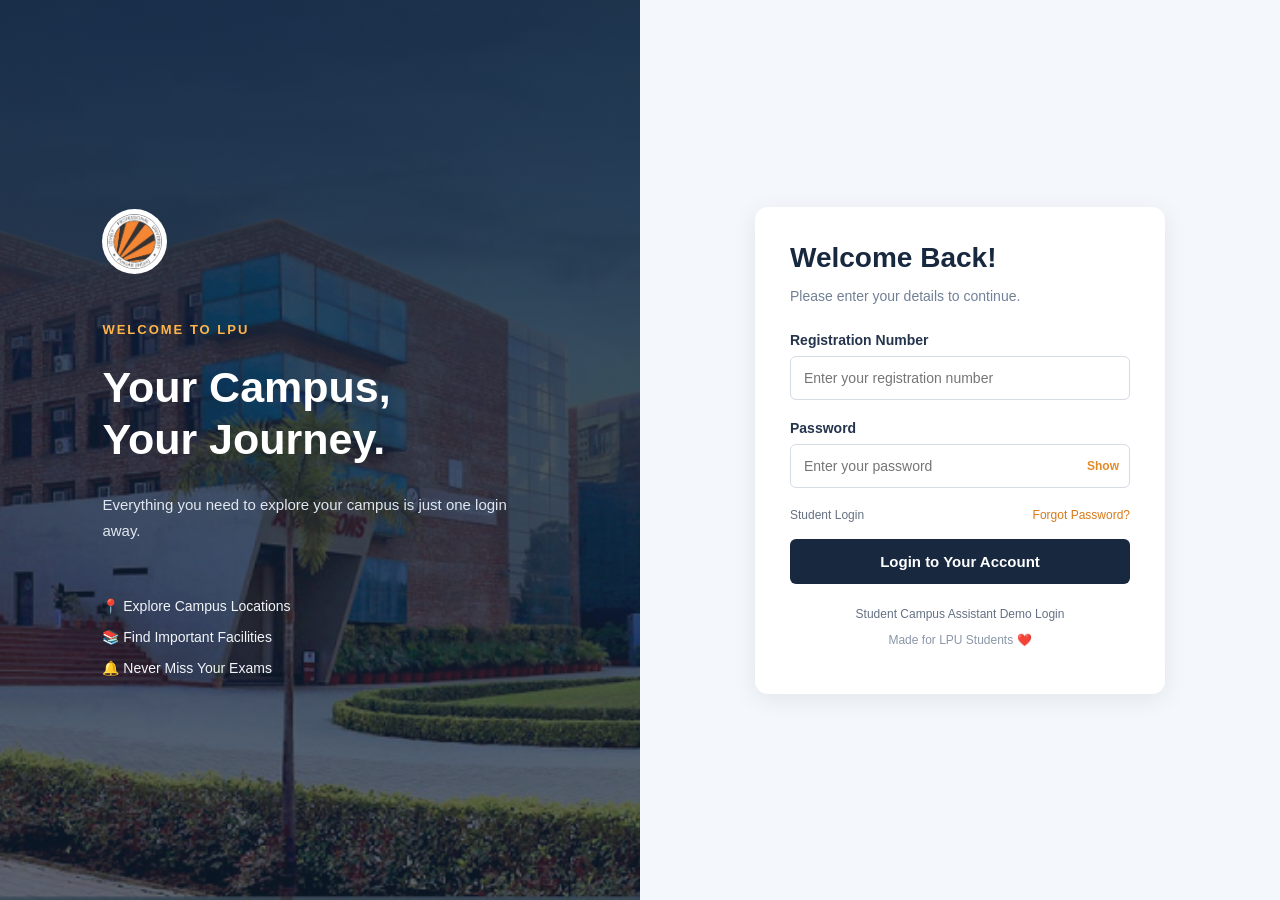
<file: LPU-Student-Campus-Assistant-main/index.html>
<!DOCTYPE html>
<html lang="en">

<head>

    <meta charset="UTF-8">

    <meta name="viewport" content="width=device-width, initial-scale=1.0">

    <title>LPU Student Login</title>
    <link rel="stylesheet" href="login.css">

</head>

<body>

    <div class="login-container">

        <!-- Left Side -->
        <div class="login-left">

            <img src="lpu-logo.jpg" alt="LPU Logo">

            <p class="welcome-text">WELCOME TO LPU</p>

            <h1>
                Your Campus,<br>
                Your Journey.
            </h1>

            <p class="description">
                Everything you need to explore your campus
                is just one login away.
            </p>

            <div class="features">

                <p>📍 Explore Campus Locations</p>

                <p>📚 Find Important Facilities</p>

                <p>🔔 Never Miss Your Exams</p>

            </div>

        </div>


        <!-- Right Side Login Form -->
        <div class="login-right">

            <div class="login-box">

                <h2>Welcome Back!</h2>

                <p class="login-subtitle">
                    Please enter your details to continue.
                </p>


                <!-- Login Form -->
                <form id="loginForm">

                    <div class="form-group">

                        <label for="registrationNumber">
                            Registration Number
                        </label>

                        <input
                            type="text"
                            id="registrationNumber"
                            placeholder="Enter your registration number"
                            maxlength="12"
                            autocomplete="username"
                            required
                        >

                    </div>


                    <div class="form-group">

                        <label for="password">
                            Password
                        </label>

                        <div class="password-box">

                            <input
                                type="password"
                                id="password"
                                placeholder="Enter your password"
                                autocomplete="current-password"
                                required
                            >

                            <button
                                type="button"
                                id="showPassword"
                                class="show-password">

                                Show

                            </button>

                        </div>

                    </div>


                    <div class="form-options">

                        <span>Student Login</span>

                        <a href="#" id="forgotPassword">
                            Forgot Password?
                        </a>

                    </div>


                    <!-- Error Message -->
                    <p id="loginMessage" class="login-message"></p>


                    <!-- Login Button -->
                    <button type="submit" class="login-button">

                        Login to Your Account

                    </button>

                </form>


                <p class="demo-note">
                    Student Campus Assistant Demo Login
                </p>

                <p class="back-note">
                    Made for LPU Students ❤️
                </p>

            </div>

        </div>

    </div>


    
    <script src="auth.js"></script>

</body>

</html>
</file>
<file: LPU-Student-Campus-Assistant-main/login.css>
/* 1. BASIC SETTINGS */

* {
    box-sizing: border-box;
}

body {
    margin: 0;
    font-family: Arial, sans-serif;
    background-color: #f1f4f8;
}


   /* 2. MAIN LOGIN CONTAINER */

.login-container {
    display: flex;
    min-height: 100vh;
}

 /* 3. LEFT SIDE DESIGN */


.login-left {
    width: 50%;
    min-height: 100vh;
    padding: 55px 8%;
    display: flex;
    flex-direction: column;
    justify-content: center;

    color: white;

    background-image:
        linear-gradient(
            rgba(15, 32, 53, 0.88),
            rgba(15, 32, 53, 0.65)
        ),
        url("campus-wide.png");

    background-size: cover;
    background-position: center;
}

.login-left img {
    width: 65px;
    height: 65px;
    object-fit: contain;
    background-color: white;
    border-radius: 50%;
    padding: 5px;
    margin-bottom: 35px;
}

.welcome-text {
    color: #ffb547;
    font-size: 13px;
    font-weight: bold;
    letter-spacing: 2px;
}

.login-left h1 {
    font-size: 43px;
    line-height: 1.2;
    margin: 12px 0;
}

.description {
    max-width: 420px;
    color: #e0e7f0;
    font-size: 15px;
    line-height: 1.7;
}

.features {
    margin-top: 25px;
}

.features p {
    color: #f1f5f9;
    font-size: 14px;
    margin: 15px 0;
}


   /* 4. RIGHT SIDE DESIGN */


.login-right {
    width: 50%;
    display: flex;
    align-items: center;
    justify-content: center;
    padding: 35px 5%;
    background-color: #f4f7fb;
}

.login-box {
    width: 100%;
    max-width: 410px;
    padding: 35px;
    background-color: white;
    border-radius: 13px;
    box-shadow: 0 5px 25px rgba(0, 0, 0, 0.08);
}

.login-box h2 {
    color: #17283f;
    font-size: 28px;
    margin: 0 0 8px;
}

.login-subtitle {
    color: #718096;
    font-size: 14px;
    margin-bottom: 28px;
}


   /* 5. FORM DESIGN */

.form-group {
    margin-bottom: 20px;
}

.form-group label {
    display: block;
    color: #24344d;
    font-size: 14px;
    font-weight: bold;
    margin-bottom: 8px;
}

.form-group input {
    width: 100%;
    padding: 13px;
    border: 1px solid #d5dce5;
    border-radius: 6px;
    outline: none;
    font-size: 14px;
    background-color: white;
    color: #24344d;
}

.form-group input:focus {
    border-color: #f29b38;
    box-shadow: 0 0 0 2px rgba(242, 155, 56, 0.12);
}


/* Password Box */

.password-box {
    display: flex;
    align-items: center;
    border: 1px solid #d5dce5;
    border-radius: 6px;
    background-color: white;
}

.password-box input {
    border: none;
    box-shadow: none;
}

.password-box input:focus {
    box-shadow: none;
}

.show-password {
    border: none;
    background-color: transparent;
    color: #e18b27;
    font-size: 12px;
    font-weight: bold;
    padding: 10px;
}

.show-password:hover {
    color: #ad6414;
}


   /* 6. FORGOT PASSWORD */

.form-options {
    display: flex;
    justify-content: space-between;
    align-items: center;
    gap: 10px;
    margin-bottom: 17px;
    font-size: 12px;
}

.form-options span {
    color: #657184;
}

.form-options a {
    color: #d97919;
    text-decoration: none;
}

.form-options a:hover {
    text-decoration: underline;
}

   /* 7. LOGIN BUTTON */

.login-button {
    width: 100%;
    padding: 14px;
    background-color: #17283f;
    color: white;
    border: none;
    border-radius: 6px;
    font-size: 15px;
    font-weight: bold;
    cursor: pointer;
}

.login-button:hover {
    background-color: #263f60;
}

   /* 8. ERROR AND SUCCESS MESSAGE */


.login-message {
    font-size: 13px;
    margin: 0 0 13px;
    line-height: 1.5;
}

.login-message.error {
    color: #dc2626;
}

.login-message.success {
    color: #15803d;
}

   /* 9. BOTTOM TEXT */
.demo-note {
    text-align: center;
    color: #657184;
    font-size: 12px;
    margin-top: 23px;
}

.back-note {
    text-align: center;
    color: #8a96a8;
    font-size: 12px;
}



   /* 10. TABLET DESIGN */

@media (max-width: 850px) {

    .login-container {
        flex-direction: column;
    }

    .login-left {
        width: 100%;
        min-height: 320px;
        padding: 35px 8%;
    }

    .login-left img {
        width: 50px;
        height: 50px;
        margin-bottom: 15px;
    }

    .login-left h1 {
        font-size: 34px;
    }

    .features {
        display: flex;
        flex-wrap: wrap;
        gap: 15px;
        margin-top: 10px;
    }

    .features p {
        margin: 5px 0;
    }

    .login-right {
        width: 100%;
        padding: 35px 5%;
    }

}

   /* 11. MOBILE DESIGN */
@media (max-width: 500px) {

    .login-left {
        min-height: 290px;
        padding: 25px 7%;
    }

    .login-left h1 {
        font-size: 29px;
    }

    .description {
        font-size: 13px;
    }

    .features p {
        font-size: 12px;
    }

    .login-right {
        padding: 25px 5%;
    }

    .login-box {
        padding: 25px 20px;
    }

    .login-box h2 {
        font-size: 24px;
    }

}
</file>
<file: LPU-Student-Campus-Assistant-main/home.css>
/* ---------------------------------
   1. BASIC PAGE SETTINGS
--------------------------------- */

* {
    box-sizing: border-box;
}

html {
    scroll-behavior: smooth;
}

body {
    margin: 0;
    font-family: Arial, sans-serif;
    background-color: #f4f7fb;
    color: #24344d;
    line-height: 1.5;
    transition: background-color 0.3s, color 0.3s;
}

button,
input {
    font-family: Arial, sans-serif;
}

button {
    cursor: pointer;
}


/* ---------------------------------
   2. NAVIGATION BAR
--------------------------------- */

.navbar {
    background-color: #17283f;
    color: white;
    padding: 13px 5%;
    display: flex;
    justify-content: space-between;
    align-items: center;
    gap: 20px;
    flex-wrap: wrap;
}

.logo-area {
    display: flex;
    align-items: center;
    gap: 10px;
}

.logo-area img {
    width: 48px;
    height: 48px;
    object-fit: contain;
    background-color: white;
    border-radius: 50%;
}

.logo-area h2 {
    margin: 0;
    font-size: 21px;
}

.logo-area p {
    margin: 2px 0 0;
    color: #d6deea;
    font-size: 11px;
}

.nav-links {
    display: flex;
    align-items: center;
    flex-wrap: wrap;
    gap: 18px;
}

.nav-links a {
    color: white;
    text-decoration: none;
    font-size: 13px;
}

.nav-links a:hover {
    color: #ffb547;
}


/* Dark and Light Mode Button */

.theme-button {
    background-color: #f29b38;
    color: white;
    border: none;
    padding: 10px 14px;
    border-radius: 6px;
    font-size: 13px;
    font-weight: bold;
}

.theme-button:hover {
    background-color: #df8424;
}


/* ---------------------------------
   3. EXAM REMINDER AT THE TOP
--------------------------------- */

.exam-alert {
    background-color: #fff0d6;
    color: #704300;
    padding: 13px 5%;
    display: flex;
    justify-content: center;
    align-items: center;
    flex-wrap: wrap;
    gap: 10px;
    font-size: 14px;
    font-weight: bold;
}

.exam-alert a {
    color: #704300;
}


/* ---------------------------------
   4. HOMEPAGE / HERO SECTION
--------------------------------- */

.hero {
    min-height: 430px;
    padding: 55px 7%;
    display: flex;
    align-items: center;
    color: white;

    background-image: linear-gradient(
        90deg,
        rgba(16, 34, 55, 0.90),
        rgba(16, 34, 55, 0.20)
    ), url("campus-wide.png");

    background-size: cover;
    background-position: center;
}

.hero-text {
    max-width: 580px;
}

.small-heading {
    color: #ffb547;
    font-size: 12px;
    font-weight: bold;
    letter-spacing: 1px;
}

.hero h1 {
    margin: 12px 0;
    font-size: 46px;
    line-height: 1.1;
}

.hero-text > p:not(.small-heading) {
    max-width: 520px;
    font-size: 15px;
    line-height: 1.7;
}


/* Homepage Search Bar */

.search-box,
.map-search {
    display: flex;
    gap: 8px;
    margin-top: 20px;
}

.search-box {
    max-width: 490px;
}

.search-box input,
.map-search input {
    flex: 1;
    min-width: 0;
    padding: 12px 14px;
    border: 1px solid #d5dce6;
    border-radius: 6px;
    background-color: white;
    color: #24344d;
    font-size: 14px;
}

.search-box button,
.map-search button,
.exam-form button {
    border: none;
    background-color: #f29b38;
    color: white;
    padding: 12px 18px;
    border-radius: 6px;
    font-size: 14px;
    font-weight: bold;
}

.search-box button:hover,
.map-search button:hover,
.exam-form button:hover {
    background-color: #df8424;
}


/* Explore Campus Button */

.main-button {
    display: inline-block;
    margin-top: 18px;
    padding: 11px 17px;
    background-color: #f29b38;
    color: white;
    text-decoration: none;
    border-radius: 6px;
    font-size: 14px;
}

.main-button:hover {
    background-color: #df8424;
}


/* ---------------------------------
   5. QUICK LINKS
--------------------------------- */

.quick-links {
    display: grid;
    grid-template-columns: repeat(6, 1fr);
    gap: 12px;
    padding: 22px 5%;
}

.quick-links a {
    background-color: white;
    color: #24344d;
    text-align: center;
    text-decoration: none;
    padding: 17px 8px;
    border-radius: 8px;
    box-shadow: 0 2px 8px #dfe5ed;
    font-size: 13px;
    transition: transform 0.2s;
}

.quick-links a:hover {
    transform: translateY(-3px);
    color: #d97919;
}


/* ---------------------------------
   6. MAIN CONTENT AND HEADINGS
--------------------------------- */

main {
    max-width: 1250px;
    margin: auto;
    padding: 15px 5% 40px;
}

.section-title {
    display: flex;
    justify-content: space-between;
    align-items: center;
    gap: 15px;
    margin-bottom: 18px;
}

.section-title h2 {
    margin: 7px 0;
    font-size: 27px;
}

.section-title p {
    color: #657184;
    font-size: 14px;
}

.orange-text {
    color: #e18b27;
}


/* Common Outline Button */

.outline-button {
    display: inline-block;
    padding: 10px 14px;
    background-color: white;
    color: #24344d;
    text-decoration: none;
    border: 1px solid #cbd5e1;
    border-radius: 6px;
    font-size: 13px;
    text-align: center;
}

.outline-button:hover {
    border-color: #f29b38;
    color: #d97919;
}


/* ---------------------------------
   7. CAMPUS MAP SECTION
--------------------------------- */

.map-section {
    background-color: white;
    padding: 24px;
    border-radius: 12px;
    box-shadow: 0 2px 9px #e0e6ee;
}

.map-search {
    max-width: 100%;
}

#mapStatus {
    color: #657184;
    font-size: 13px;
}

.map-layout {
    display: grid;
    grid-template-columns: 2fr 1fr;
    gap: 18px;
    margin-top: 15px;
}

.map-frame {
    min-height: 390px;
}

.map-frame iframe {
    display: block;
    width: 100%;
    height: 390px;
    border: 0;
    border-radius: 8px;
}


/* Popular Map Places */

.map-places {
    background-color: #f5f7fa;
    padding: 17px;
    border-radius: 8px;
}

.map-places h3 {
    margin-top: 0;
    margin-bottom: 5px;
}

.map-places > p:not(.note) {
    color: #657184;
    font-size: 13px;
}

.map-place {
    display: block;
    width: 100%;
    padding: 11px;
    margin: 8px 0;
    text-align: left;
    background-color: white;
    border: 1px solid #e0e5ec;
    border-radius: 6px;
    color: #24344d;
    font-size: 13px;
}

.map-place:hover {
    background-color: #fff0d6;
    border-color: #f29b38;
}

.note {
    color: #657184;
    font-size: 12px;
    line-height: 1.6;
}


/* ---------------------------------
   8. CAMPUS INTRODUCTION SECTION
--------------------------------- */

.campus-info-section {
    display: grid;
    grid-template-columns: 1fr 1fr;
    align-items: center;
    gap: 25px;
    margin-top: 30px;
    padding: 24px;
    background-color: white;
    border-radius: 12px;
    box-shadow: 0 2px 8px #e0e6ee;
}

.campus-info-section h2 {
    margin: 8px 0;
    font-size: 26px;
}

.campus-info-section p,
.campus-info-section li {
    color: #657184;
    line-height: 1.7;
    font-size: 14px;
}

.campus-info-section ul {
    padding-left: 20px;
}

.campus-info-section img {
    display: block;
    width: 100%;
    height: 275px;
    object-fit: cover;
    border-radius: 8px;
}


/* ---------------------------------
   9. CAMPUS DIRECTORY CARDS
--------------------------------- */

.locations-section {
    margin-top: 38px;
}

.location-grid {
    display: grid;
    grid-template-columns: repeat(3, 1fr);
    gap: 16px;
}

.location-card {
    background-color: white;
    padding: 20px;
    border-radius: 10px;
    box-shadow: 0 2px 8px #e0e6ee;
    transition: transform 0.2s;
}

.location-card:hover {
    transform: translateY(-3px);
}

.place-icon {
    font-size: 28px;
    margin-bottom: 8px;
}

.location-card h3 {
    margin: 5px 0 7px;
    font-size: 17px;
}

.location-card p {
    min-height: 42px;
    color: #657184;
    font-size: 13px;
    line-height: 1.6;
}


/* View on Map Button */

.view-map {
    margin-top: 8px;
    padding: 9px 12px;
    border: none;
    border-radius: 5px;
    background-color: #fff0d6;
    color: #8a4b08;
    font-size: 13px;
    font-weight: bold;
}

.view-map:hover {
    background-color: #f9d9a9;
}

.no-results {
    padding: 15px;
    color: #a33b32;
    background-color: #fff0ee;
    border-radius: 7px;
}


/* ---------------------------------
   10. EXAM REMINDER SECTION
--------------------------------- */

.exam-section {
    margin-top: 38px;
    padding: 24px;
    background-color: white;
    border-radius: 12px;
    box-shadow: 0 2px 9px #e0e6ee;
}


/* Exam Form */

.exam-form {
    display: grid;
    grid-template-columns: 1fr 1fr auto;
    align-items: end;
    gap: 14px;
    padding: 18px;
    background-color: #f5f7fa;
    border-radius: 8px;
}

.exam-form div {
    display: flex;
    flex-direction: column;
    gap: 7px;
}

.exam-form label {
    font-size: 13px;
    font-weight: bold;
}

.exam-form input {
    width: 100%;
    min-width: 0;
    padding: 11px;
    border: 1px solid #cbd5e1;
    border-radius: 6px;
    background-color: white;
    color: #24344d;
    font-size: 14px;
}

.exam-form button {
    min-height: 41px;
}


/* Exam List */

.exam-list-area {
    margin-top: 22px;
}

.exam-list-area h3 {
    margin-bottom: 12px;
}

.exam-item {
    display: flex;
    justify-content: space-between;
    align-items: center;
    gap: 15px;
    margin: 9px 0;
    padding: 13px 15px;
    background-color: #f5f7fa;
    border: 1px solid #e2e8f0;
    border-radius: 7px;
}

.exam-item strong {
    font-size: 14px;
}

.exam-item p {
    margin: 4px 0 0;
    color: #657184;
    font-size: 12px;
}

.exam-item button {
    padding: 8px 12px;
    border: none;
    border-radius: 5px;
    background-color: #fee2e2;
    color: #991b1b;
    font-size: 12px;
}

.exam-item button:hover {
    background-color: #fecaca;
}

#notificationButton {
    margin-top: 15px;
}


/* ---------------------------------
   11. HELP / ABOUT SECTION
--------------------------------- */

.help-section {
    margin-top: 30px;
    padding: 25px;
    background-color: #e5f2ff;
    border-radius: 10px;
    text-align: center;
}

.help-section h2 {
    margin-top: 0;
}

.help-section p {
    max-width: 750px;
    margin: 8px auto;
    color: #53647a;
    font-size: 14px;
    line-height: 1.7;
}


/* ---------------------------------
   12. FOOTER
--------------------------------- */

footer {
    margin-top: 20px;
    padding: 28px 5%;
    background-color: #17283f;
    color: white;
    text-align: center;
}

footer h2 {
    margin: 0 0 7px;
}

footer p {
    margin: 5px 0;
    color: #d3dce8;
    font-size: 13px;
}


/* ---------------------------------
   13. DARK MODE
--------------------------------- */

body.dark-mode {
    background-color: #111827;
    color: #f9fafb;
}

body.dark-mode .navbar {
    background-color: #090f1b;
}

body.dark-mode .quick-links a,
body.dark-mode .map-section,
body.dark-mode .campus-info-section,
body.dark-mode .location-card,
body.dark-mode .exam-section {
    background-color: #1f2937;
    color: #f9fafb;
    box-shadow: 0 2px 8px rgba(0, 0, 0, 0.25);
}

body.dark-mode .quick-links a {
    color: #f9fafb;
}

body.dark-mode .section-title p,
body.dark-mode .location-card p,
body.dark-mode .campus-info-section p,
body.dark-mode .campus-info-section li,
body.dark-mode .note,
body.dark-mode .exam-item p,
body.dark-mode #mapStatus {
    color: #cbd5e1;
}

body.dark-mode .map-places,
body.dark-mode .exam-form,
body.dark-mode .exam-item {
    background-color: #111827;
}

body.dark-mode .map-place {
    background-color: #374151;
    color: #f9fafb;
    border-color: #4b5563;
}

body.dark-mode .map-place:hover {
    background-color: #4b5563;
}

body.dark-mode input {
    background-color: #111827;
    color: #f9fafb;
    border-color: #4b5563;
}

body.dark-mode input::placeholder {
    color: #9ca3af;
}

body.dark-mode .outline-button {
    background-color: #374151;
    color: #f9fafb;
    border-color: #4b5563;
}

body.dark-mode .view-map {
    background-color: #49351f;
    color: #ffd18a;
}

body.dark-mode .view-map:hover {
    background-color: #624522;
}

body.dark-mode .help-section {
    background-color: #1f2937;
    color: #f9fafb;
}

body.dark-mode .help-section p {
    color: #cbd5e1;
}

body.dark-mode .exam-alert {
    background-color: #78350f;
    color: #fff7ed;
}

body.dark-mode .exam-alert a {
    color: #fff7ed;
}

body.dark-mode .exam-item {
    border-color: #374151;
}

body.dark-mode .exam-item button {
    background-color: #7f1d1d;
    color: #fee2e2;
}


/* ---------------------------------
   14. TABLET SCREEN
--------------------------------- */

@media (max-width: 950px) {

    .navbar {
        justify-content: center;
    }

    .nav-links {
        justify-content: center;
    }

    .quick-links {
        grid-template-columns: repeat(3, 1fr);
    }

    .map-layout {
        grid-template-columns: 1fr;
    }

    .map-places {
        display: grid;
        grid-template-columns: repeat(2, 1fr);
        gap: 8px;
    }

    .map-places h3,
    .map-places > p {
        grid-column: 1 / -1;
    }

    .map-place {
        margin: 0;
    }

    .location-grid {
        grid-template-columns: repeat(2, 1fr);
    }
}


/* ---------------------------------
   15. MOBILE SCREEN
--------------------------------- */

@media (max-width: 650px) {

    .navbar {
        flex-direction: column;
        text-align: center;
        gap: 13px;
    }

    .nav-links {
        gap: 12px;
    }

    .nav-links a {
        font-size: 12px;
    }

    .hero {
        min-height: 390px;
        padding: 40px 6%;
        background-position: center;
    }

    .hero h1 {
        font-size: 36px;
    }

    .quick-links {
        grid-template-columns: repeat(2, 1fr);
        padding: 16px 5%;
    }

    main {
        padding-left: 4%;
        padding-right: 4%;
    }

    .section-title {
        flex-direction: column;
        align-items: flex-start;
    }

    .section-title h2 {
        font-size: 23px;
    }

    .map-section,
    .campus-info-section,
    .exam-section {
        padding: 17px;
    }

    .map-frame,
    .map-frame iframe {
        min-height: 300px;
        height: 300px;
    }

    .campus-info-section {
        grid-template-columns: 1fr;
    }

    .campus-info-section img {
        height: 220px;
    }

    .location-grid {
        grid-template-columns: 1fr;
    }

    .exam-form {
        grid-template-columns: 1fr;
    }

    .exam-form button {
        width: 100%;
    }

    .search-box,
    .map-search {
        flex-direction: column;
    }

    .search-box button,
    .map-search button {
        width: 100%;
    }

    .exam-item {
        align-items: flex-start;
    }
}


@media (max-width: 400px) {

    .hero h1 {
        font-size: 31px;
    }

    .map-places {
        display: block;
    }

    .map-place {
        margin: 8px 0;
    }

    .exam-item {
        flex-direction: column;
    }

    .exam-item button {
        width: 100%;
    }
}



/* --------------------------------
   NEW STUDENT GUIDE
-------------------------------- */

.new-student-section {
    margin-top: 38px;
    padding: 24px;
    background-color: white;
    border-radius: 12px;
    box-shadow: 0 2px 9px #e0e6ee;
}

.new-student-section .section-title {
    margin-bottom: 22px;
}

.guide-grid {
    display: grid;
    grid-template-columns: repeat(3, 1fr);
    gap: 17px;
}

.guide-card {
    padding: 20px;
    background-color: #f5f7fa;
    border: 1px solid #e3e8ef;
    border-radius: 9px;
    transition: transform 0.2s;
}

.guide-card:hover {
    transform: translateY(-4px);
}

.guide-icon {
    font-size: 30px;
    margin-bottom: 10px;
}

.guide-card h3 {
    font-size: 16px;
    margin: 5px 0 8px;
}

.guide-card p {
    color: #657184;
    font-size: 13px;
    line-height: 1.7;
    min-height: 65px;
}

.guide-map-button {
    width: 100%;
    margin-top: 8px;
}


/* Dark Mode */

body.dark-mode .new-student-section {
    background-color: #1f2937;
    color: white;
}

body.dark-mode .guide-card {
    background-color: #111827;
    border-color: #374151;
}

body.dark-mode .guide-card p {
    color: #cbd5e1;
}


/* Mobile and Tablet */

@media (max-width: 950px) {

    .guide-grid {
        grid-template-columns: repeat(2, 1fr);
    }

}

@media (max-width: 550px) {

    .guide-grid {
        grid-template-columns: 1fr;
    }

    .new-student-section {
        padding: 17px;
    }

}

/* --------------------------------
   IMPORTANT CONTACTS SECTION
-------------------------------- */

.contacts-section {
    margin-top: 35px;
    padding: 24px;
    background-color: white;
    border-radius: 12px;
    box-shadow: 0 2px 9px #e0e6ee;
}

.contact-grid {
    display: grid;
    grid-template-columns: repeat(3, 1fr);
    gap: 18px;
}

.contact-card {
    background-color: #f5f7fa;
    padding: 22px;
    border-radius: 9px;
    border: 1px solid #e0e6ee;
    transition: transform 0.2s;
}

.contact-card:hover {
    transform: translateY(-3px);
}

.contact-icon {
    font-size: 30px;
    margin-bottom: 10px;
}

.contact-card h3 {
    font-size: 17px;
    margin: 5px 0 10px;
}

.contact-card p {
    color: #657184;
    font-size: 13px;
    line-height: 1.6;
}

.contact-detail {
    font-weight: bold;
    color: #24344d !important;
    margin: 5px 0;
}

.contact-small {
    font-size: 12px !important;
}

.contact-button {
    display: inline-block;
    width: 100%;
    padding: 10px;
    margin-top: 10px;
    background-color: #f29b38;
    color: white;
    text-align: center;
    text-decoration: none;
    border-radius: 6px;
    font-size: 13px;
}

.contact-button:hover {
    background-color: #df8424;
}

.email-link {
    display: block;
    margin-top: 12px;
    color: #c5751e;
    font-size: 12px;
    text-decoration: none;
    overflow-wrap: anywhere;
}

.email-link:hover {
    text-decoration: underline;
}

.contact-note {
    margin-top: 18px;
    color: #657184;
    font-size: 12px;
    line-height: 1.6;
}


/* Dark Mode */

body.dark-mode .contacts-section {
    background-color: #1f2937;
    color: white;
}

body.dark-mode .contact-card {
    background-color: #111827;
    border-color: #374151;
}

body.dark-mode .contact-card p {
    color: #cbd5e1;
}

body.dark-mode .contact-detail {
    color: white !important;
}

body.dark-mode .contact-note {
    color: #cbd5e1;
}


/* Responsive Design */

@media (max-width: 850px) {

    .contact-grid {
        grid-template-columns: repeat(2, 1fr);
    }

}

@media (max-width: 550px) {

    .contact-grid {
        grid-template-columns: 1fr;
    }

    .contacts-section {
        padding: 17px;
    }

}

/* --------------------------------
   EVENTS AND NOTICE BOARD
-------------------------------- */

.events-notices-section {
    margin-top: 35px;
    padding: 24px;
    background-color: white;
    border-radius: 12px;
    box-shadow: 0 2px 9px #e0e6ee;
}

.notice-grid {
    display: grid;
    grid-template-columns: repeat(3, 1fr);
    gap: 18px;
}

.notice-card {
    padding: 22px;
    background-color: #f5f7fa;
    border: 1px solid #e0e6ee;
    border-radius: 9px;
    transition: transform 0.2s;
}

.notice-card:hover {
    transform: translateY(-3px);
}

.notice-icon {
    font-size: 28px;
    margin-bottom: 12px;
}

.notice-label {
    color: #d97919;
    font-size: 11px;
    font-weight: bold;
    letter-spacing: 1px;
}

.notice-card h3 {
    font-size: 17px;
    margin: 10px 0;
}

.notice-card p {
    color: #657184;
    font-size: 13px;
    line-height: 1.7;
    min-height: 85px;
}

.notice-link {
    display: inline-block;
    margin-top: 10px;
    color: #d97919;
    font-size: 13px;
    font-weight: bold;
    text-decoration: none;
}

.notice-link:hover {
    text-decoration: underline;
}

.notice-footer {
    display: inline-block;
    margin-top: 10px;
    color: #53647a;
    font-size: 12px;
    font-weight: bold;
}

.notice-note {
    margin-top: 18px;
    font-size: 12px;
    color: #657184;
}


/* Dark Mode */

body.dark-mode .events-notices-section {
    background-color: #1f2937;
    color: white;
}

body.dark-mode .notice-card {
    background-color: #111827;
    border-color: #374151;
}

body.dark-mode .notice-card p,
body.dark-mode .notice-footer,
body.dark-mode .notice-note {
    color: #cbd5e1;
}


/* Tablet Design */

@media (max-width: 850px) {

    .notice-grid {
        grid-template-columns: repeat(2, 1fr);
    }

}


/* Mobile Design */

@media (max-width: 550px) {

    .notice-grid {
        grid-template-columns: 1fr;
    }

    .events-notices-section {
        padding: 17px;
    }

}
</file>
